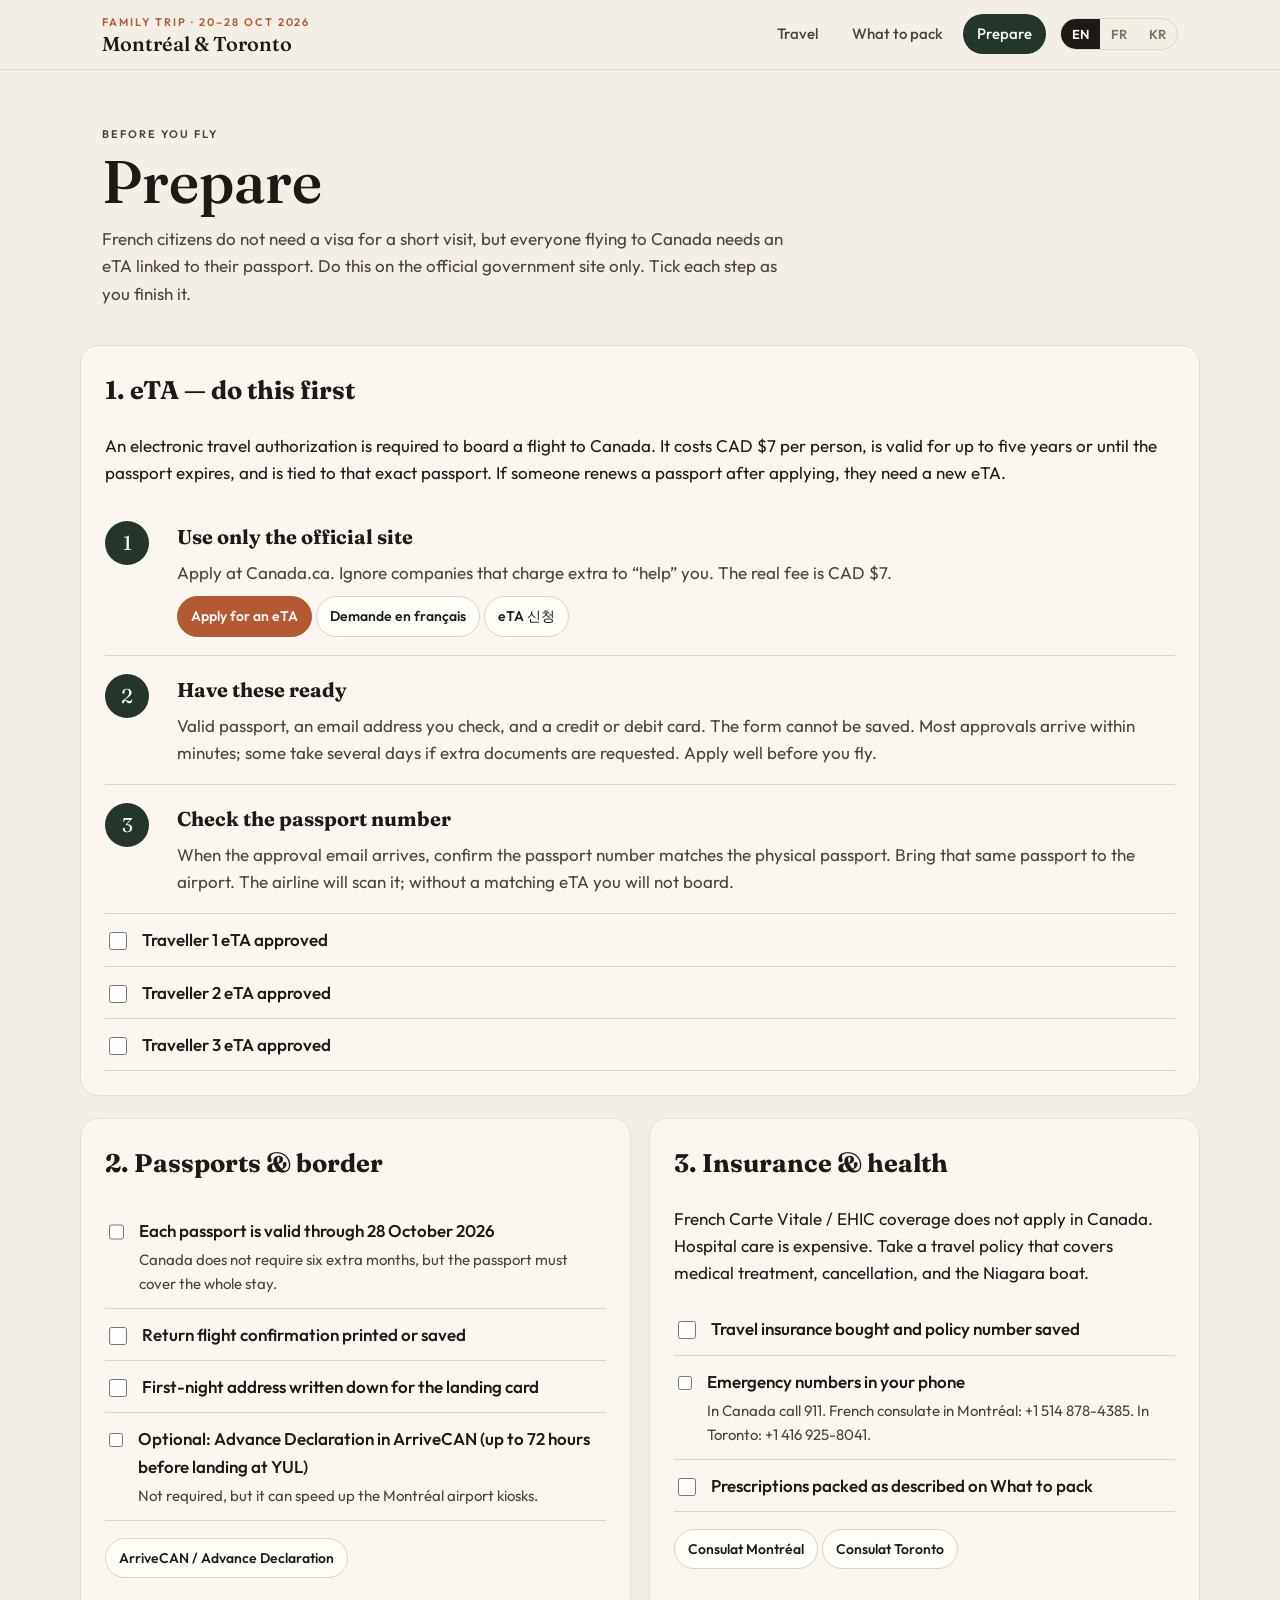
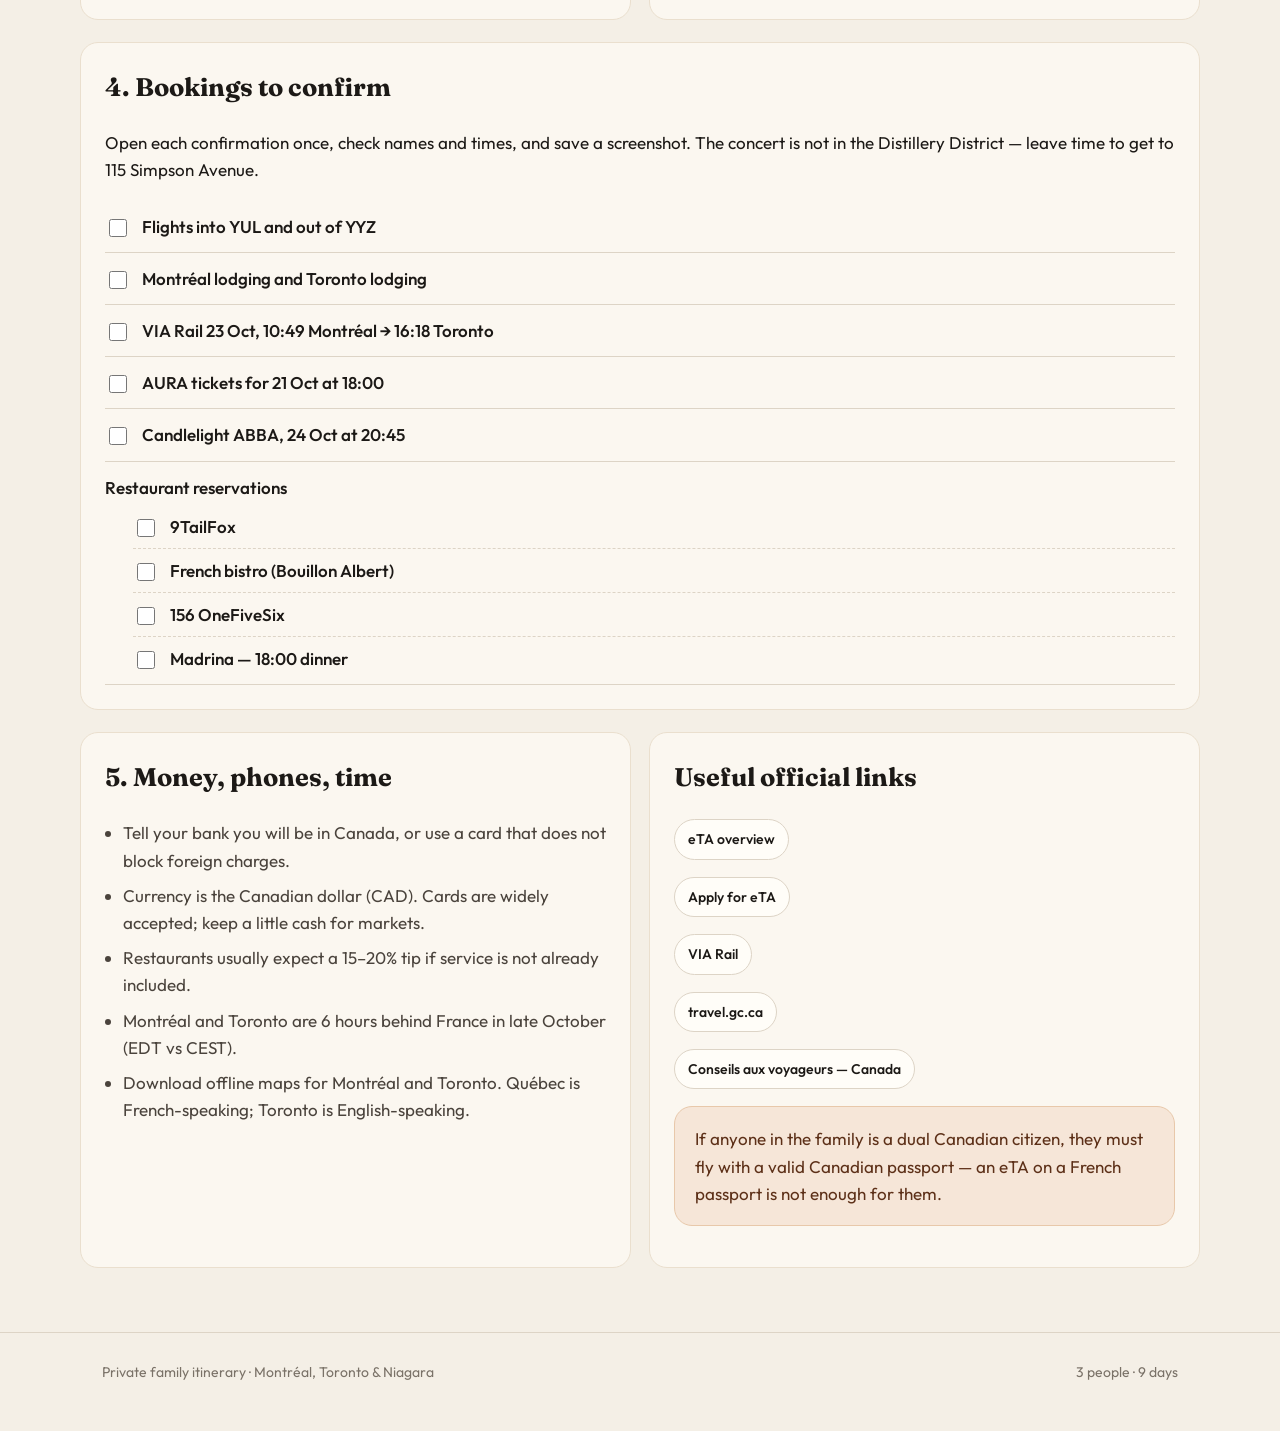
<file: prepare.html>
<!DOCTYPE html>
<html lang="en">
<head>
  <meta charset="UTF-8" />
  <meta name="viewport" content="width=device-width, initial-scale=1" />
  <title>Prepare · Montréal & Toronto family trip</title>
  <link rel="preconnect" href="https://fonts.googleapis.com" />
  <link rel="preconnect" href="https://fonts.gstatic.com" crossorigin />
  <link href="https://fonts.googleapis.com/css2?family=Fraunces:opsz,wght@9..144,480;9..144,560&family=Noto+Sans+KR:wght@400;500;600&family=Noto+Serif+KR:wght@500;600&family=Outfit:wght@400;500;600&display=swap" rel="stylesheet" />
  <link rel="stylesheet" href="css/styles.css" />
</head>
<body data-page="prepare">
  <a class="skip" href="#main">Skip to content</a>
  <header class="site-header" id="site-header"></header>

  <header class="page-hero">
    <p class="brand-kicker" data-i18n data-en="Before you fly" data-fr="Avant le départ" data-ko="출발 전에">Before you fly</p>
    <h1 data-i18n data-en="Prepare" data-fr="Préparer" data-ko="준비하기">Prepare</h1>
    <p data-i18n data-en="French citizens do not need a visa for a short visit, but everyone flying to Canada needs an eTA linked to their passport. Do this on the official government site only. Tick each step as you finish it." data-fr="Les ressortissants français n’ont pas besoin de visa pour un court séjour, mais toute personne qui vole vers le Canada doit avoir une eTA liée à son passeport. Uniquement sur le site officiel du gouvernement. Cochez chaque étape." data-ko="프랑스 시민은 단기 방문 비자가 필요 없지만, 항공으로 캐나다에 가는 사람은 여권에 연결된 eTA가 필요합니다. 반드시 정부 공식 사이트에서. 끝나면 체크하세요.">French citizens do not need a visa for a short visit, but everyone flying to Canada needs an eTA linked to their passport. Do this on the official government site only. Tick each step as you finish it.</p>
  </header>

  <main id="main" class="wrap block">
    <section class="panel">
      <h2 data-i18n data-en="1. eTA — do this first" data-fr="1. eTA — à faire en premier" data-ko="1. eTA — 가장 먼저">1. eTA — do this first</h2>
      <p data-i18n data-en="An electronic travel authorization is required to board a flight to Canada. It costs CAD $7 per person, is valid for up to five years or until the passport expires, and is tied to that exact passport. If someone renews a passport after applying, they need a new eTA." data-fr="Une autorisation de voyage électronique est obligatoire pour monter dans l’avion. CAD 7 $ par personne, valable jusqu’à cinq ans ou jusqu’à l’expiration du passeport, et liée à ce passeport précis. Si quelqu’un renouvelle le passeport après la demande, il faut une nouvelle eTA." data-ko="캐나다 항공편 탑승에 전자여행허가(eTA)가 필요합니다. 1인 CAD $7, 최대 5년 또는 여권 만료일까지, 그 여권에만 연결됩니다. 신청 후 여권을 재발급하면 eTA를 다시 받아야 합니다.">An electronic travel authorization is required to board a flight to Canada. It costs CAD $7 per person, is valid for up to five years or until the passport expires, and is tied to that exact passport. If someone renews a passport after applying, they need a new eTA.</p>

      <div class="step">
        <div class="num">1</div>
        <div>
          <h3 data-i18n data-en="Use only the official site" data-fr="Uniquement le site officiel" data-ko="공식 사이트만 사용">Use only the official site</h3>
          <p data-i18n data-en="Apply at Canada.ca. Ignore companies that charge extra to “help” you. The real fee is CAD $7." data-fr="Demander sur Canada.ca. Ignorer les sites qui facturent une aide. Les vrais frais sont de 7 $ CAD." data-ko="Canada.ca에서 신청하세요. 대행 수수료를 받는 사이트는 무시. 실제 수수료는 CAD $7입니다.">Apply at Canada.ca. Ignore companies that charge extra to “help” you. The real fee is CAD $7.</p>
          <p style="margin-top:10px"><a class="btn primary" href="https://www.canada.ca/en/immigration-refugees-citizenship/services/visit-canada/eta/apply.html" target="_blank" rel="noopener">Apply for an eTA</a>
          <a class="btn" href="https://www.canada.ca/fr/immigration-refugies-citoyennete/services/visiter-canada/ave/demande.html" target="_blank" rel="noopener">Demande en français</a>
          <a class="btn" href="https://www.canada.ca/en/immigration-refugees-citizenship/services/visit-canada/eta/apply.html" target="_blank" rel="noopener">eTA 신청</a></p>
        </div>
      </div>
      <div class="step">
        <div class="num">2</div>
        <div>
          <h3 data-i18n data-en="Have these ready" data-fr="Avoir sous la main" data-ko="미리 준비할 것">Have these ready</h3>
          <p data-i18n data-en="Valid passport, an email address you check, and a credit or debit card. The form cannot be saved. Most approvals arrive within minutes; some take several days if extra documents are requested. Apply well before you fly." data-fr="Passeport valide, une adresse e-mail que vous consultez, et une carte bancaire. Le formulaire ne se sauvegarde pas. La plupart des réponses arrivent en quelques minutes ; certaines prennent plusieurs jours. Faire la demande bien avant le vol." data-ko="유효 여권, 확인하는 이메일, 신용/체크카드. 작성 중 저장이 안 됩니다. 대부분 수분 내 승인, 추가 서류가 있으면 며칠. 출발 훨씬 전에 신청하세요.">Valid passport, an email address you check, and a credit or debit card. The form cannot be saved. Most approvals arrive within minutes; some take several days if extra documents are requested. Apply well before you fly.</p>
        </div>
      </div>
      <div class="step">
        <div class="num">3</div>
        <div>
          <h3 data-i18n data-en="Check the passport number" data-fr="Vérifier le numéro de passeport" data-ko="여권 번호 확인">Check the passport number</h3>
          <p data-i18n data-en="When the approval email arrives, confirm the passport number matches the physical passport. Bring that same passport to the airport. The airline will scan it; without a matching eTA you will not board." data-fr="À réception de l’e-mail, vérifier que le numéro correspond au passeport. Apporter ce même passeport à l’aéroport. La compagnie le scanne ; sans eTA correspondante, pas d’embarquement." data-ko="승인 메일의 여권 번호가 실물 여권과 같은지 확인. 그 여권을 공항에 가져가세요. 항공사가 스캔하며, eTA가 맞지 않으면 탑승할 수 없습니다.">When the approval email arrives, confirm the passport number matches the physical passport. Bring that same passport to the airport. The airline will scan it; without a matching eTA you will not board.</p>
        </div>
      </div>
      <div class="check-item"><input type="checkbox" data-check="eta1" id="p-eta1" /><div><label for="p-eta1" data-i18n data-en="Traveller 1 eTA approved" data-fr="Voyageur 1 : eTA approuvée" data-ko="여행자 1 eTA 승인">Traveller 1 eTA approved</label></div></div>
      <div class="check-item"><input type="checkbox" data-check="eta2" id="p-eta2" /><div><label for="p-eta2" data-i18n data-en="Traveller 2 eTA approved" data-fr="Voyageur 2 : eTA approuvée" data-ko="여행자 2 eTA 승인">Traveller 2 eTA approved</label></div></div>
      <div class="check-item"><input type="checkbox" data-check="eta3" id="p-eta3" /><div><label for="p-eta3" data-i18n data-en="Traveller 3 eTA approved" data-fr="Voyageur 3 : eTA approuvée" data-ko="여행자 3 eTA 승인">Traveller 3 eTA approved</label></div></div>
    </section>

    <section class="grid-2" style="margin-top: 22px;">
      <article class="panel">
        <h2 data-i18n data-en="2. Passports & border" data-fr="2. Passeports et frontière" data-ko="2. 여권과 입국">2. Passports & border</h2>
        <div class="check-item"><input type="checkbox" data-check="passvalid" id="p-passvalid" /><div><label for="p-passvalid" data-i18n data-en="Each passport is valid through 28 October 2026" data-fr="Chaque passeport est valable jusqu’au 28 octobre 2026" data-ko="모든 여권이 2026년 10월 28일까지 유효">Each passport is valid through 28 October 2026</label><p data-i18n data-en="Canada does not require six extra months, but the passport must cover the whole stay." data-fr="Le Canada n’exige pas six mois de plus, mais le passeport doit couvrir tout le séjour." data-ko="캐나다에 여권 잔여 6개월 규정은 없지만, 체류 기간 내내 유효해야 합니다.">Canada does not require six extra months, but the passport must cover the whole stay.</p></div></div>
        <div class="check-item"><input type="checkbox" data-check="return" id="p-return" /><div><label for="p-return" data-i18n data-en="Return flight confirmation printed or saved" data-fr="Confirmation du vol retour imprimée ou enregistrée" data-ko="귀국 항공권 확인서 출력 또는 저장">Return flight confirmation printed or saved</label></div></div>
        <div class="check-item"><input type="checkbox" data-check="address" id="p-address" /><div><label for="p-address" data-i18n data-en="First-night address written down for the landing card" data-fr="Adresse de la première nuit notée pour la carte d’arrivée" data-ko="입국 카드용 첫날 숙소 주소 적어 두기">First-night address written down for the landing card</label></div></div>
        <div class="check-item"><input type="checkbox" data-check="arrivecan" id="p-arrivecan" /><div><label for="p-arrivecan" data-i18n data-en="Optional: Advance Declaration in ArriveCAN (up to 72 hours before landing at YUL)" data-fr="Facultatif : déclaration anticipée dans ArriveCAN (jusqu’à 72 h avant l’atterrissage à YUL)" data-ko="선택: ArriveCAN 사전 신고 (YUL 도착 72시간 전까지)">Optional: Advance Declaration in ArriveCAN (up to 72 hours before landing at YUL)</label><p data-i18n data-en="Not required, but it can speed up the Montréal airport kiosks." data-fr="Pas obligatoire, mais cela peut accélérer les bornes à Montréal." data-ko="필수는 아니지만 몬트리올 공항 키오스크가 빨라질 수 있습니다.">Not required, but it can speed up the Montréal airport kiosks.</p></div></div>
        <p><a class="btn" href="https://www.canada.ca/en/border-services-agency/services/arrivecan.html" target="_blank" rel="noopener">ArriveCAN / Advance Declaration</a></p>
      </article>

      <article class="panel">
        <h2 data-i18n data-en="3. Insurance & health" data-fr="3. Assurance et santé" data-ko="3. 보험과 건강">3. Insurance & health</h2>
        <p data-i18n data-en="French Carte Vitale / EHIC coverage does not apply in Canada. Hospital care is expensive. Take a travel policy that covers medical treatment, cancellation, and the Niagara boat." data-fr="La carte Vitale / EHIC ne s’applique pas au Canada. Les soins hospitaliers sont chers. Prendre une assurance voyage qui couvre les soins, l’annulation, et le bateau à Niagara." data-ko="프랑스 카르트 비탈 / EHIC는 캐나다에서 안 됩니다. 병원비가 비쌉니다. 치료, 취소, 나이아가라 배를 커버하는 여행자 보험을 드세요.">French Carte Vitale / EHIC coverage does not apply in Canada. Hospital care is expensive. Take a travel policy that covers medical treatment, cancellation, and the Niagara boat.</p>
        <div class="check-item"><input type="checkbox" data-check="policy" id="p-policy" /><div><label for="p-policy" data-i18n data-en="Travel insurance bought and policy number saved" data-fr="Assurance voyage souscrite, numéro de contrat enregistré" data-ko="여행자 보험 가입, 증권 번호 저장">Travel insurance bought and policy number saved</label></div></div>
        <div class="check-item"><input type="checkbox" data-check="emergency" id="p-emergency" /><div><label for="p-emergency" data-i18n data-en="Emergency numbers in your phone" data-fr="Numéros d’urgence dans le téléphone" data-ko="비상 연락처를 휴대폰에">Emergency numbers in your phone</label><p data-i18n data-en="In Canada call 911. French consulate in Montréal: +1 514 878-4385. In Toronto: +1 416 925-8041." data-fr="Au Canada : 911. Consulat de France à Montréal : +1 514 878-4385. À Toronto : +1 416 925-8041." data-ko="캐나다 응급은 911. 몬트리올 프랑스 총영사관 +1 514 878-4385. 토론토 +1 416 925-8041.">In Canada call 911. French consulate in Montréal: +1 514 878-4385. In Toronto: +1 416 925-8041.</p></div></div>
        <div class="check-item"><input type="checkbox" data-check="medsprep" id="p-medsprep" /><div><label for="p-medsprep" data-i18n data-en="Prescriptions packed as described on What to pack" data-fr="Ordonnances préparées comme indiqué dans Que mettre dans la valise" data-ko="짐 싸기 페이지대로 처방약 준비">Prescriptions packed as described on What to pack</label></div></div>
        <p>
          <a class="btn" href="https://montreal.consulfrance.org/" target="_blank" rel="noopener">Consulat Montréal</a>
          <a class="btn" href="https://toronto.consulfrance.org/" target="_blank" rel="noopener">Consulat Toronto</a>
        </p>
      </article>
    </section>

    <section class="panel" style="margin-top: 22px;">
      <h2 data-i18n data-en="4. Bookings to confirm" data-fr="4. Réservations à confirmer" data-ko="4. 확인할 예약">4. Bookings to confirm</h2>
      <p data-i18n data-en="Open each confirmation once, check names and times, and save a screenshot. The concert is not in the Distillery District — leave time to get to 115 Simpson Avenue." data-fr="Ouvrir chaque confirmation, vérifier noms et horaires, et garder une capture. Le concert n’est pas dans le Distillery : prévoir le trajet vers 115 Simpson Avenue." data-ko="각 확인서를 한 번씩 열어 이름과 시간을 보고 스크린샷을 저장하세요. 콘서트는 디스틸러리가 아닙니다. 115 Simpson Avenue까지 이동 시간을 남기세요.">Open each confirmation once, check names and times, and save a screenshot. The concert is not in the Distillery District — leave time to get to 115 Simpson Avenue.</p>
      <div class="check-item"><input type="checkbox" data-check="b-flight" id="b-flight" /><div><label for="b-flight" data-i18n data-en="Flights into YUL and out of YYZ" data-fr="Vols vers YUL et retour depuis YYZ" data-ko="YUL 입국, YYZ 출국 항공편">Flights into YUL and out of YYZ</label></div></div>
      <div class="check-item"><input type="checkbox" data-check="b-stay" id="b-stay" /><div><label for="b-stay" data-i18n data-en="Montréal lodging and Toronto lodging" data-fr="Logement à Montréal et à Toronto" data-ko="몬트리올·토론토 숙소">Montréal lodging and Toronto lodging</label></div></div>
      <div class="check-item"><input type="checkbox" data-check="b-via" id="b-via" /><div><label for="b-via" data-i18n data-en="VIA Rail 23 Oct, 10:49 Montréal → 16:18 Toronto" data-fr="VIA Rail 23 oct., 10 h 49 Montréal → 16 h 18 Toronto" data-ko="VIA 기차 10월 23일 10:49 몬트리올 → 16:18 토론토">VIA Rail 23 Oct, 10:49 Montréal → 16:18 Toronto</label></div></div>
      <div class="check-item"><input type="checkbox" data-check="b-aura" id="b-aura" /><div><label for="b-aura" data-i18n data-en="AURA tickets for 21 Oct at 18:00" data-fr="Billets AURA le 21 oct. à 18 h" data-ko="AURA 표 10월 21일 18:00">AURA tickets for 21 Oct at 18:00</label></div></div>
      <div class="check-item"><input type="checkbox" data-check="b-abba" id="b-abba" /><div><label for="b-abba" data-i18n data-en="Candlelight ABBA, 24 Oct at 20:45" data-fr="Candlelight ABBA, 24 oct. à 20 h 45" data-ko="캔들라이트 ABBA, 10월 24일 20:45">Candlelight ABBA, 24 Oct at 20:45</label></div></div>
      <div class="check-group">
        <p class="group-title" data-i18n data-en="Restaurant reservations" data-fr="Réservations de restaurant" data-ko="식당 예약">Restaurant reservations</p>
        <div class="check-item sub"><input type="checkbox" data-check="b-9tail" id="b-9tail" /><div><label for="b-9tail">9TailFox</label></div></div>
        <div class="check-item sub"><input type="checkbox" data-check="b-bouillon" id="b-bouillon" /><div><label for="b-bouillon" data-i18n data-en="French bistro (Bouillon Albert)" data-fr="Bistrot français (Bouillon Albert)" data-ko="프렌치 비스트로 (Bouillon Albert)">French bistro (Bouillon Albert)</label></div></div>
        <div class="check-item sub"><input type="checkbox" data-check="b-156" id="b-156" /><div><label for="b-156">156 OneFiveSix</label></div></div>
        <div class="check-item sub"><input type="checkbox" data-check="b-madrina" id="b-madrina" /><div><label for="b-madrina" data-i18n data-en="Madrina — 18:00 dinner" data-fr="Madrina — dîner 18 h" data-ko="마드리나 — 저녁 18:00">Madrina — 18:00 dinner</label></div></div>
      </div>
    </section>

    <section class="grid-2" style="margin-top: 22px;">
      <article class="panel">
        <h2 data-i18n data-en="5. Money, phones, time" data-fr="5. Argent, téléphone, heure" data-ko="5. 돈, 전화, 시차">5. Money, phones, time</h2>
        <ul>
          <li data-i18n data-en="Tell your bank you will be in Canada, or use a card that does not block foreign charges." data-fr="Prévenir la banque d’un séjour au Canada, ou utiliser une carte qui n’est pas bloquée à l’étranger." data-ko="은행에 캐나다 여행을 알리거나, 해외 결제가 막히지 않는 카드를 쓰세요.">Tell your bank you will be in Canada, or use a card that does not block foreign charges.</li>
          <li data-i18n data-en="Currency is the Canadian dollar (CAD). Cards are widely accepted; keep a little cash for markets." data-fr="La monnaie est le dollar canadien (CAD). Les cartes passent partout ; un peu de cash pour les marchés." data-ko="화폐는 캐나다 달러(CAD). 카드는 거의 됩니다. 시장용 현금만 조금.">Currency is the Canadian dollar (CAD). Cards are widely accepted; keep a little cash for markets.</li>
          <li data-i18n data-en="Restaurants usually expect a 15–20% tip if service is not already included." data-fr="Au restaurant, on laisse en général 15–20 % si le service n’est pas déjà inclus." data-ko="식당은 서비스가 포함되지 않았으면 보통 15–20% 팁.">Restaurants usually expect a 15–20% tip if service is not already included.</li>
          <li data-i18n data-en="Montréal and Toronto are 6 hours behind France in late October (EDT vs CEST)." data-fr="Montréal et Toronto ont 6 heures de moins que la France fin octobre (HAE contre CEST)." data-ko="10월 말 몬트리올·토론토는 프랑스보다 6시간 느립니다 (EDT vs CEST).">Montréal and Toronto are 6 hours behind France in late October (EDT vs CEST).</li>
          <li data-i18n data-en="Download offline maps for Montréal and Toronto. Québec is French-speaking; Toronto is English-speaking." data-fr="Télécharger les cartes hors ligne de Montréal et Toronto. Le Québec est francophone ; Toronto est anglophone." data-ko="몬트리올·토론토 오프라인 지도를 받으세요. 퀘벡은 프랑스어, 토론토는 영어.">Download offline maps for Montréal and Toronto. Québec is French-speaking; Toronto is English-speaking.</li>
        </ul>
      </article>
      <article class="panel">
        <h2 data-i18n data-en="Useful official links" data-fr="Liens officiels utiles" data-ko="유용한 공식 링크">Useful official links</h2>
        <p><a class="btn" href="https://www.canada.ca/en/immigration-refugees-citizenship/services/visit-canada/eta.html" target="_blank" rel="noopener">eTA overview</a></p>
        <p><a class="btn" href="https://www.canada.ca/en/immigration-refugees-citizenship/services/visit-canada/eta/apply.html" target="_blank" rel="noopener">Apply for eTA</a></p>
        <p><a class="btn" href="https://www.viarail.ca/en" target="_blank" rel="noopener">VIA Rail</a></p>
        <p><a class="btn" href="https://travel.gc.ca/" target="_blank" rel="noopener">travel.gc.ca</a></p>
        <p><a class="btn" href="https://www.diplomatie.gouv.fr/fr/conseils-aux-voyageurs/conseils-par-pays-destination/canada/" target="_blank" rel="noopener">Conseils aux voyageurs — Canada</a></p>
        <p class="warn" style="margin-top:16px" data-i18n data-en="If anyone in the family is a dual Canadian citizen, they must fly with a valid Canadian passport — an eTA on a French passport is not enough for them." data-fr="Si quelqu’un de la famille est aussi citoyen canadien, il doit voyager avec un passeport canadien valide — une eTA sur passeport français ne suffit pas." data-ko="가족 중 캐나다 이중국적자가 있으면 유효한 캐나다 여권으로 타야 합니다. 프랑스 여권 eTA만으로는 안 됩니다.">If anyone in the family is a dual Canadian citizen, they must fly with a valid Canadian passport — an eTA on a French passport is not enough for them.</p>
      </article>
    </section>
  </main>

  <footer class="site-footer" id="site-footer"></footer>
  <script src="js/main.js"></script>
</body>
</html>
</file>
<file: css/styles.css>
:root {
  --cream: #f4efe6;
  --paper: #fbf7f0;
  --ink: #1c1916;
  --ink-soft: #4a433c;
  --muted: #7a7268;
  --line: #ddd4c6;
  --forest: #24362c;
  --forest-mid: #3d5a49;
  --maple: #b45a32;
  --maple-deep: #8f3f21;
  --gold: #c4a36a;
  --white: #fffdf8;
  --shadow: 0 18px 40px rgba(28, 25, 22, 0.08);
  --radius: 18px;
  --max: 1120px;
  --serif: "Fraunces", "Iowan Old Style", Georgia, serif;
  --sans: "Outfit", "Avenir Next", system-ui, sans-serif;
}

* { box-sizing: border-box; }
html { scroll-behavior: smooth; }
body {
  margin: 0;
  background: var(--cream);
  color: var(--ink);
  font-family: var(--sans);
  font-size: 17px;
  line-height: 1.6;
  min-height: 100vh;
}

img, video { max-width: 100%; display: block; }
html[lang="ko"] body {
  word-break: keep-all;
  font-family: "Noto Sans KR", var(--sans);
}
html[lang="ko"] .hero-copy h1,
html[lang="ko"] .page-hero h1,
html[lang="ko"] .day-meta h2,
html[lang="ko"] .place-body h3,
html[lang="ko"] .section-title,
html[lang="ko"] .overview h2,
html[lang="ko"] .explore-copy h2,
html[lang="ko"] .brand-name {
  font-family: "Noto Serif KR", var(--serif);
}
a { color: var(--maple-deep); }
button, input { font-family: inherit; }

.skip {
  position: absolute;
  left: -999px;
  top: 8px;
  background: var(--forest);
  color: white;
  padding: 8px 14px;
}
.skip:focus { left: 8px; z-index: 80; }

.site-header {
  position: sticky;
  top: 0;
  z-index: 40;
  background: rgba(244, 239, 230, 0.92);
  backdrop-filter: blur(12px);
  border-bottom: 1px solid var(--line);
}
.header-inner {
  max-width: var(--max);
  margin: 0 auto;
  padding: 14px 22px;
  display: flex;
  align-items: center;
  justify-content: space-between;
  gap: 16px;
}
.brand {
  text-decoration: none;
  color: var(--ink);
  display: flex;
  flex-direction: column;
  min-width: 0;
}
.brand-kicker {
  font-size: 11px;
  letter-spacing: 0.18em;
  text-transform: uppercase;
  color: var(--maple);
  font-weight: 600;
}
.brand-name {
  font-family: var(--serif);
  font-size: 20px;
  font-weight: 560;
  line-height: 1.15;
}
.nav {
  display: flex;
  align-items: center;
  gap: 6px;
}
.nav a {
  text-decoration: none;
  color: var(--ink-soft);
  padding: 8px 14px;
  border-radius: 999px;
  font-size: 15px;
  font-weight: 500;
}
.nav a:hover { background: #ece4d6; color: var(--ink); }
.nav a.active {
  background: var(--forest);
  color: var(--white);
}
.lang-toggle {
  display: flex;
  border: 1px solid var(--line);
  border-radius: 999px;
  overflow: hidden;
  margin-left: 8px;
}
.lang-toggle button {
  border: 0;
  background: transparent;
  padding: 7px 11px;
  cursor: pointer;
  color: var(--muted);
  font-size: 13px;
  font-weight: 600;
}
.lang-toggle button[aria-pressed="true"] {
  background: var(--ink);
  color: var(--white);
}
.menu-btn {
  display: none;
  border: 1px solid var(--line);
  background: var(--white);
  border-radius: 10px;
  padding: 8px 10px;
  cursor: pointer;
}

.hero {
  position: relative;
  min-height: 72vh;
  display: grid;
  align-items: end;
  color: white;
  overflow: hidden;
}
.hero img {
  position: absolute;
  inset: 0;
  width: 100%;
  height: 100%;
  object-fit: cover;
}
.hero::after {
  content: "";
  position: absolute;
  inset: 0;
  background:
    linear-gradient(180deg, rgba(20, 16, 12, 0.15) 0%, rgba(20, 16, 12, 0.72) 78%);
}
.hero-copy {
  position: relative;
  z-index: 1;
  max-width: var(--max);
  margin: 0 auto;
  padding: 48px 22px 56px;
  width: 100%;
}
.hero-copy p.kicker {
  letter-spacing: 0.2em;
  text-transform: uppercase;
  font-size: 12px;
  margin: 0 0 10px;
  color: #f0d7b4;
}
.hero-copy h1 {
  font-family: var(--serif);
  font-size: clamp(40px, 7vw, 78px);
  line-height: 0.95;
  font-weight: 560;
  margin: 0 0 16px;
  max-width: 14ch;
}
.hero-copy .lede {
  max-width: 46ch;
  font-size: 18px;
  color: #f4efe6;
  margin: 0 0 28px;
}
.stats {
  display: flex;
  flex-wrap: wrap;
  gap: 10px;
}
.stat {
  background: rgba(255, 253, 248, 0.12);
  border: 1px solid rgba(255, 253, 248, 0.22);
  padding: 10px 14px;
  border-radius: 12px;
  min-width: 120px;
}
.stat b { display: block; font-size: 18px; }
.stat span { font-size: 12px; letter-spacing: 0.04em; color: #eadfcf; }

.wrap {
  max-width: var(--max);
  margin: 0 auto;
  padding: 0 22px;
}

.page-hero {
  padding: 56px 22px 20px;
  max-width: var(--max);
  margin: 0 auto;
}
.page-hero h1 {
  font-family: var(--serif);
  font-size: clamp(36px, 6vw, 60px);
  line-height: 1;
  margin: 8px 0 14px;
  font-weight: 560;
}
.page-hero p {
  max-width: 62ch;
  color: var(--ink-soft);
  margin: 0;
}

.overview {
  display: grid;
  grid-template-columns: 1.4fr 0.8fr;
  gap: 28px;
  padding: 48px 0 20px;
}
.overview h2,
.section-title {
  font-family: var(--serif);
  font-size: 32px;
  margin: 0 0 10px;
  font-weight: 560;
}
.overview p { color: var(--ink-soft); margin-top: 0; }
.city-pills {
  display: flex;
  flex-wrap: wrap;
  gap: 8px;
  margin-top: 18px;
}
.city-pills button {
  border: 1px solid var(--line);
  background: var(--white);
  border-radius: 999px;
  padding: 8px 14px;
  cursor: pointer;
  color: var(--ink-soft);
}
.city-pills button[aria-pressed="true"] {
  background: var(--forest);
  color: white;
  border-color: var(--forest);
}
.note-card {
  background: var(--forest);
  color: var(--white);
  padding: 26px;
  border-radius: var(--radius);
}
.note-card h3 {
  font-family: var(--serif);
  margin: 0 0 8px;
  font-size: 24px;
}
.note-card p { margin: 0; color: #e4ddd2; }

.timeline { padding: 12px 0 72px; }
.day {
  display: grid;
  grid-template-columns: 180px 1fr;
  gap: 28px;
  padding: 36px 0;
  border-top: 1px solid var(--line);
}
.day[hidden] { display: none; }
.day-meta .when {
  font-size: 13px;
  letter-spacing: 0.14em;
  text-transform: uppercase;
  color: var(--maple);
  font-weight: 650;
  margin: 0 0 6px;
}
.day-meta h2 {
  font-family: var(--serif);
  font-size: 28px;
  line-height: 1.15;
  margin: 0 0 10px;
}
.day-meta .city {
  color: var(--muted);
  font-size: 14px;
}

.places { display: grid; gap: 22px; }
.place {
  background: var(--paper);
  border-radius: var(--radius);
  overflow: hidden;
  border: 1px solid #eadfce;
  display: grid;
  grid-template-columns: 280px 1fr;
}
.place img,
.place video {
  width: 100%;
  height: 100%;
  min-height: 220px;
  object-fit: cover;
  background: #1c1916;
}
.explore {
  display: grid;
  grid-template-columns: 1.1fr 0.9fr;
  gap: 0;
  margin: 8px 0 36px;
  background: var(--paper);
  border: 1px solid #eadfce;
  border-radius: var(--radius);
  overflow: hidden;
}
.explore img {
  width: 100%;
  height: 100%;
  min-height: 280px;
  object-fit: cover;
}
.explore-copy { padding: 32px 34px; }
.explore-copy h2 {
  font-family: var(--serif);
  font-size: 32px;
  margin: 8px 0 12px;
  font-weight: 560;
}
.explore-copy p { color: var(--ink-soft); margin: 0 0 18px; }
.explore[hidden] { display: none; }
.place-body { padding: 22px 24px 24px; }
.place-body .time {
  display: inline-block;
  font-size: 12px;
  letter-spacing: 0.12em;
  text-transform: uppercase;
  color: var(--forest-mid);
  font-weight: 650;
  margin-bottom: 6px;
}
.place-body h3 {
  font-family: var(--serif);
  font-size: 26px;
  margin: 0 0 8px;
  font-weight: 560;
}
.place-body p { margin: 0 0 16px; color: var(--ink-soft); }
.actions { display: flex; flex-wrap: wrap; gap: 8px; }
.btn {
  display: inline-flex;
  align-items: center;
  gap: 6px;
  text-decoration: none;
  border-radius: 999px;
  padding: 8px 13px;
  font-size: 14px;
  font-weight: 550;
  border: 1px solid var(--line);
  background: var(--white);
  color: var(--ink);
}
.btn.primary {
  background: var(--maple);
  border-color: var(--maple);
  color: white;
}
.btn:hover { transform: translateY(-1px); }

.grid-2, .grid-3 {
  display: grid;
  gap: 18px;
}
.grid-2 { grid-template-columns: 1fr 1fr; }
.grid-3 { grid-template-columns: 1fr 1fr 1fr; }
.block { padding: 18px 0 64px; }

.panel {
  background: var(--paper);
  border: 1px solid #eadfce;
  border-radius: var(--radius);
  padding: 24px;
}
.panel h2, .panel h3 {
  font-family: var(--serif);
  margin-top: 0;
}
.panel ul, .checklist { margin: 0; padding-left: 18px; color: var(--ink-soft); }
.panel li + li, .checklist li + li { margin-top: 8px; }

.weather {
  display: grid;
  grid-template-columns: 1fr 1fr;
  gap: 18px;
}
.weather-card {
  background: var(--white);
  border-radius: var(--radius);
  overflow: hidden;
  border: 1px solid #eadfce;
}
.weather-card img { height: 180px; width: 100%; object-fit: cover; }
.weather-card .inner { padding: 20px 22px 24px; }
.temps {
  display: flex;
  gap: 18px;
  margin: 12px 0 8px;
}
.temps b { font-size: 28px; font-family: var(--serif); display: block; line-height: 1; }
.temps span { color: var(--muted); font-size: 13px; }

.list-split {
  display: grid;
  grid-template-columns: 1fr 1fr;
  gap: 18px;
}
.check-item {
  display: flex;
  gap: 12px;
  align-items: flex-start;
  padding: 12px 0;
  border-bottom: 1px solid var(--line);
}
.check-item input { margin-top: 6px; width: 18px; height: 18px; accent-color: var(--forest); }
.check-item label { font-weight: 550; }
.check-item p { margin: 4px 0 0; color: var(--ink-soft); font-size: 15px; }
.check-group {
  padding: 12px 0 4px;
  border-bottom: 1px solid var(--line);
}
.check-group > .group-title {
  font-weight: 550;
  margin: 0 0 4px;
}
.check-item.sub {
  margin-left: 28px;
  padding: 8px 0;
  border-bottom: 1px dashed var(--line);
}
.check-item.sub:last-child { border-bottom: 0; }

.step {
  display: grid;
  grid-template-columns: 56px 1fr;
  gap: 16px;
  padding: 18px 0;
  border-bottom: 1px solid var(--line);
}
.num {
  width: 44px;
  height: 44px;
  border-radius: 50%;
  background: var(--forest);
  color: white;
  display: grid;
  place-items: center;
  font-family: var(--serif);
  font-size: 20px;
}
.step h3 { margin: 0 0 6px; font-size: 20px; }
.step p { margin: 0; color: var(--ink-soft); }

.warn {
  background: #f6e6d8;
  border: 1px solid #e8c8aa;
  border-radius: var(--radius);
  padding: 18px 20px;
  color: #5d3018;
}
.warn strong { color: var(--maple-deep); }

.site-footer {
  border-top: 1px solid var(--line);
  padding: 28px 22px 48px;
  color: var(--muted);
  font-size: 14px;
}
.site-footer .wrap {
  display: flex;
  justify-content: space-between;
  gap: 16px;
  flex-wrap: wrap;
}

@media (max-width: 900px) {
  .menu-btn { display: block; }
  .nav {
    display: none;
    position: absolute;
    top: 100%;
    left: 0;
    right: 0;
    background: var(--cream);
    border-bottom: 1px solid var(--line);
    padding: 10px 16px 16px;
    flex-direction: column;
    align-items: stretch;
  }
  .nav.open { display: flex; }
  .lang-toggle { margin: 8px 0 0; width: fit-content; }
  .overview, .day, .place, .grid-2, .grid-3, .weather, .list-split, .explore {
    grid-template-columns: 1fr;
  }
  .place img, .place video { min-height: 200px; max-height: 240px; }
  .hero { min-height: 78vh; }
}
</file>
